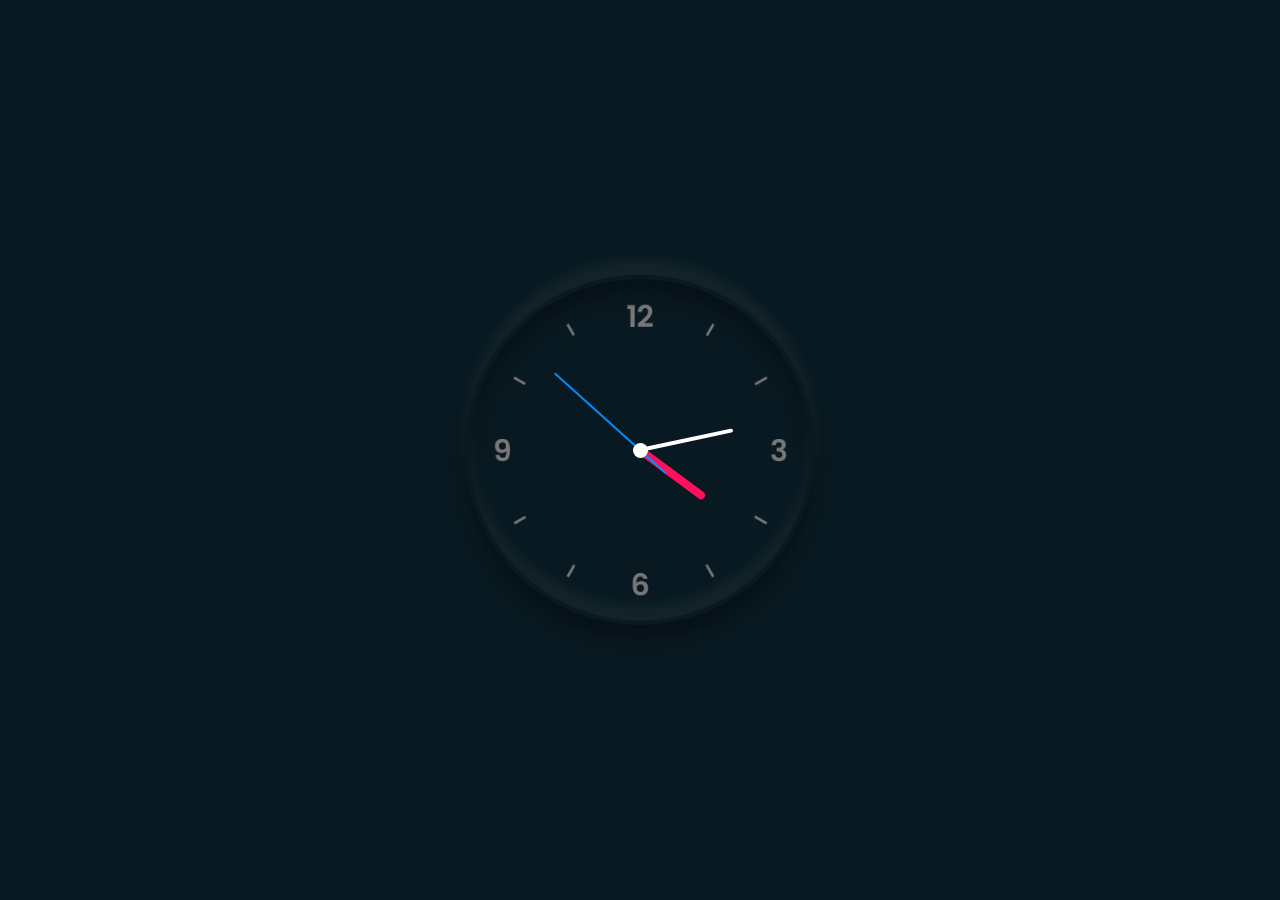
<file: clock/index.html>
<!DOCTYPE html>
<html lang="en">

<head>
    <meta charset="UTF-8">
    <meta name="viewport" content="width=device-width, initial-scale=1.0">
    <title>Javascript Clock UI Dark</title>
    <link rel="stylesheet" href="style.css">
</head>

<body>
    <div class="clock">
        <div class="hour">
            <div class="hr" id="hr"></div>
        </div>
        <div class="minute">
            <div class="mn" id="mn"></div>
        </div>
        <div class="second">
            <div class="sc" id="sc"></div>
        </div>
    </div>
    <script type="text/javascript">
        const deg = 6;
        const hr = document.querySelector('#hr');
        const mn = document.querySelector('#mn');
        const sc = document.querySelector('#sc');


        setInterval(() => {
            let day = new Date();
            let hh = day.getHours() * 30;
            let mm = day.getMinutes() * deg;
            let ss = day.getSeconds() * deg;

            hr.style.transform = `rotateZ(${(hh)+(mm/12)}deg)`;
            mn.style.transform = `rotateZ(${mm}deg)`;
            sc.style.transform = `rotateZ(${ss}deg)`;
        })
    </script>
</body>

</html>
</file>
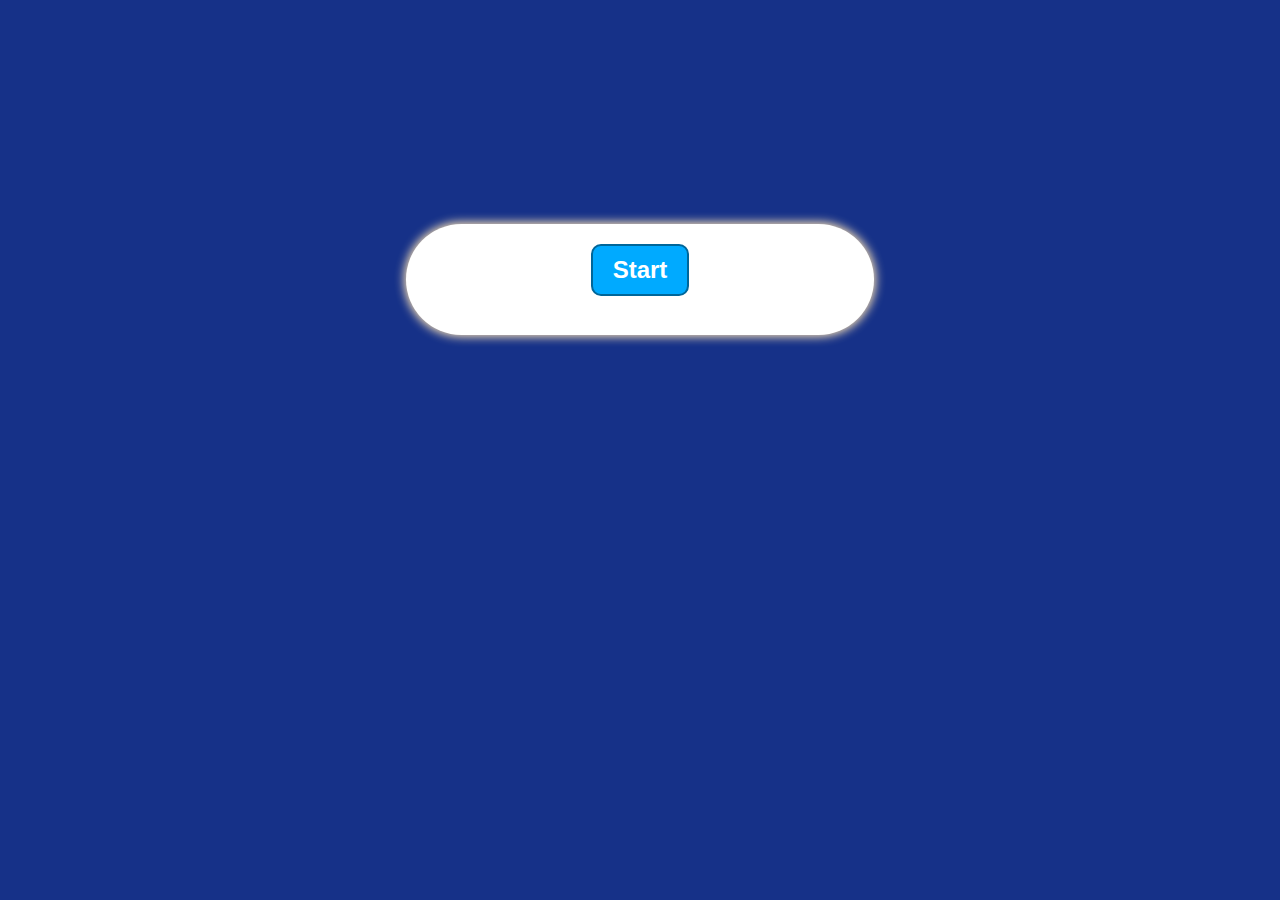
<file: html quiz/quiz.html>
<!DOCTYPE html>
<html lang="en">

<head>
    <meta charset='UTF - 8'>
    <meta name='viewport' content='width=device-width, initial-scale=1.0'>
    <title>HTML Quiz</title>
    <link rel="stylesheet" href="style.css">
</head>

<body>
    <div class="container">
        <p id="question" class="hide"></p>
        <div id="question-container" class="hide">
            <div id="answer-buttons" class="btn-grid">
                <button class="btn">Option 1</button>
                <button class="btn">Option 2</button>
                <button class="btn">Option 3</button>
                <button class="btn">Option 4</button>
            </div>
        </div>
        <div class="controls">
            <button id="start-btn" class="start-btn btn">Start</button>
            <button id="next-btn" class="next-btn btn hide">Next</button>
        </div>
        <p id="right-answers" class="score"></p>
    </div>
    <script src="script.js"></script>
</body>

</html>
</file>
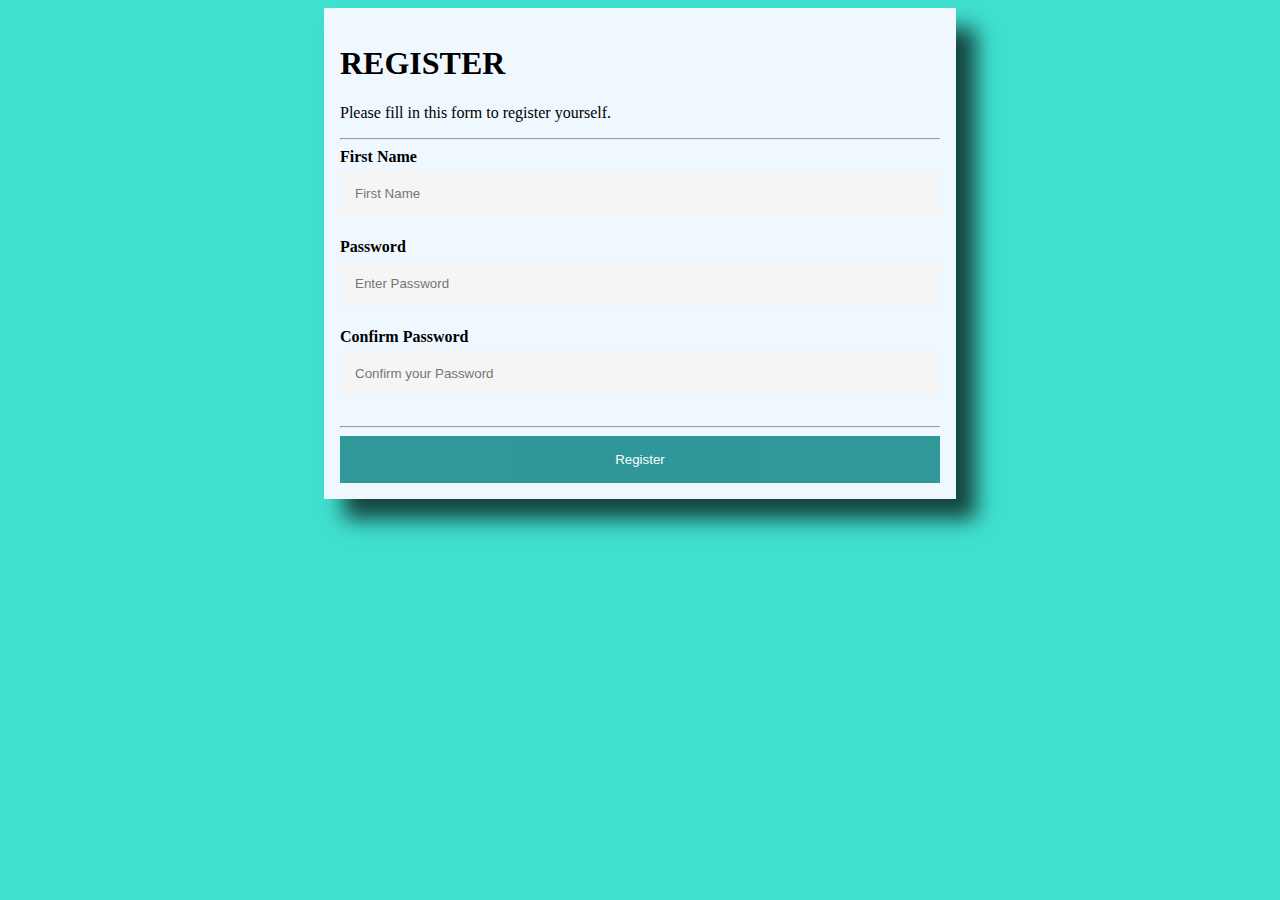
<file: registration form/form.html>
<!DOCTYPE html>
<html>

<head>
    <meta charset='UTF - 8'>
    <meta name='viewport' content='width=device-width, initial-scale=1.0'>
    <title>Registration Form</title>
    <link rel='stylesheet' href='app.css'>
</head>


<body>
    <form action=''>
        <div class="container">
            <h1>REGISTER</h1>
            <p>Please fill in this form to register yourself.</p>
            <hr/>

            <label for="fn"><b>First Name</b></label>
            <input type="text" placeholder="First Name" name="fn" id="fn" required/>

            <label for="psw"><b>Password</b></label>
            <input type="password" placeholder="Enter Password" name="psw" id="psw" required/>

            <label for="cpsw"><b>Confirm Password</b></label>
            <input type="password" placeholder="Confirm your Password" name="cpsw" id="cpsw" required/>

            <hr/>
            <button class="registerbtn" type="submit">Register</button>
    </form>
    </div>
</body>

</html>
</file>
<file: clock/style.css>
* {
    margin: 0;
    padding: 0;
    box-sizing: border-box;
}

body {
    display: flex;
    justify-content: center;
    align-items: center;
    min-height: 100vh;
    background: #091921;
}

.clock {
    width: 350px;
    height: 350px;
    display: flex;
    justify-content: center;
    align-items: center;
    background: url('clock.png');
    background-size: cover;
    border: 4px solid #091921;
    border-radius: 50%;
    box-shadow: 0 -15px 15px rgba(255, 255, 255, 0.05), inset 0 -15px 15px rgba(255, 255, 255, 0.05), 0 15px 15px rgba(0, 0, 0, 0.3), inset 0 15px 15px rgba(0, 0, 0, 0.3);
}

.clock:before {
    content: '';
    position: absolute;
    width: 15px;
    height: 15px;
    background: #fff;
    border-radius: 50%;
    z-index: 10000;
}

.clock .hour,
.clock .minute,
.clock .second {
    position: absolute;
}

.clock .hour,
.hr {
    width: 160px;
    height: 160px;
}

.clock .minute,
.mn {
    width: 190px;
    height: 190px;
}

.clock .second,
.sc {
    width: 230px;
    height: 230px;
}

.hr,
.mn,
.sc {
    display: flex;
    justify-content: center;
    /* align-items: center; */
    position: absolute;
    border-radius: 50%;
}

.hr:before {
    content: '';
    position: absolute;
    width: 8px;
    height: 80px;
    background: #ff105e;
    z-index: 10;
    border-radius: 6px 6px 0 0;
}

.mn:before {
    content: '';
    position: absolute;
    width: 4px;
    height: 90px;
    background: #fff;
    z-index: 11;
    border-radius: 6px 6px 0 0;
}

.sc:before {
    content: '';
    position: absolute;
    width: 2px;
    height: 150px;
    background: rgb(0, 140, 255);
    z-index: 12;
    border-radius: 6px 6px 0 0;
}
</file>
<file: html quiz/style.css>
:root {
    --hue-neutral: 200;
    --hue-wrong: 0;
    --hue-correct: 145;
}

body {
    --hue: var(--hue-neutral);
    padding: 20px;
    background-color: rgb(22, 49, 136);
}

body.correct {
    --hue: var(--hue-correct)
}

body.wrong {
    --hue: var(--hue-wrong)
}

.container {
    width: 80%;
    height: 80%;
    background-color: white;
    margin: auto;
    margin-top: 16%;
    padding: 20px;
    max-width: 35%;
    max-height: 40%;
    color: wheat;
    border-radius: 60px;
    box-shadow: 0 0 10px 2px;
}

.btn-grid {
    display: grid;
    grid-template-columns: repeat(2, auto);
    gap: 10px;
    margin: 20px 0;
}

.btn {
    --hue: var(--hue-neutral);
    border: 1px solid hsl(var(--hue), 100%, 30%);
    background-color: hsl(var(--hue), 100%, 50%);
    border-radius: 60px;
    padding: 5px 10px;
    color: white;
    outline: none;
    cursor: pointer;
}

.btn:hover {
    border-color: black;
}

.btn:focus {
    border-color: red;
    border-width: 10px;
}

.start-btn, .next-btn {
    font-size: 1.5rem;
    font-weight: bold;
    padding: 10px 20px;
    cursor: pointer;
    border-width: 2px;
    border-radius: 10px;
}

.controls {
    display: flex;
    justify-content: center;
    align-items: center;
}

.score {
    display: block;
    text-align: center;
    font-style: italic;
    font-size: larger;
    font-family: 'Times New Roman', Times, serif;
    color: black;
}

.hide {
    display: none;
}
</file>
<file: registration form/app.css>
body {
    background-color: turquoise;
}

* {
    box-sizing: border-box;
}

.container {
    margin: auto;
    width: 50%;
    padding: 16px;
    background-color: aliceblue;
    box-shadow: 20px 20px 20px 0px rgba(0, 0, 0, 0.7);
}

input[type="text"],
input[type="password"] {
    width: 100%;
    padding: 15px;
    margin: 5px 0 22px 0;
    display: inline-block;
    border: none;
    background: whitesmoke;
}

input[type="text"]:focus,
input[type="password"]:focus {
    background-color: #ddd;
    outline: none;
}

.registerbtn {
    background-color: teal;
    color: white;
    padding: 16px;
    border: none;
    cursor: pointer;
    width: 100%;
    margin: auto;
    opacity: 0.8;
}

.registerbtn:hover {
    opacity: 1;
}
</file>
